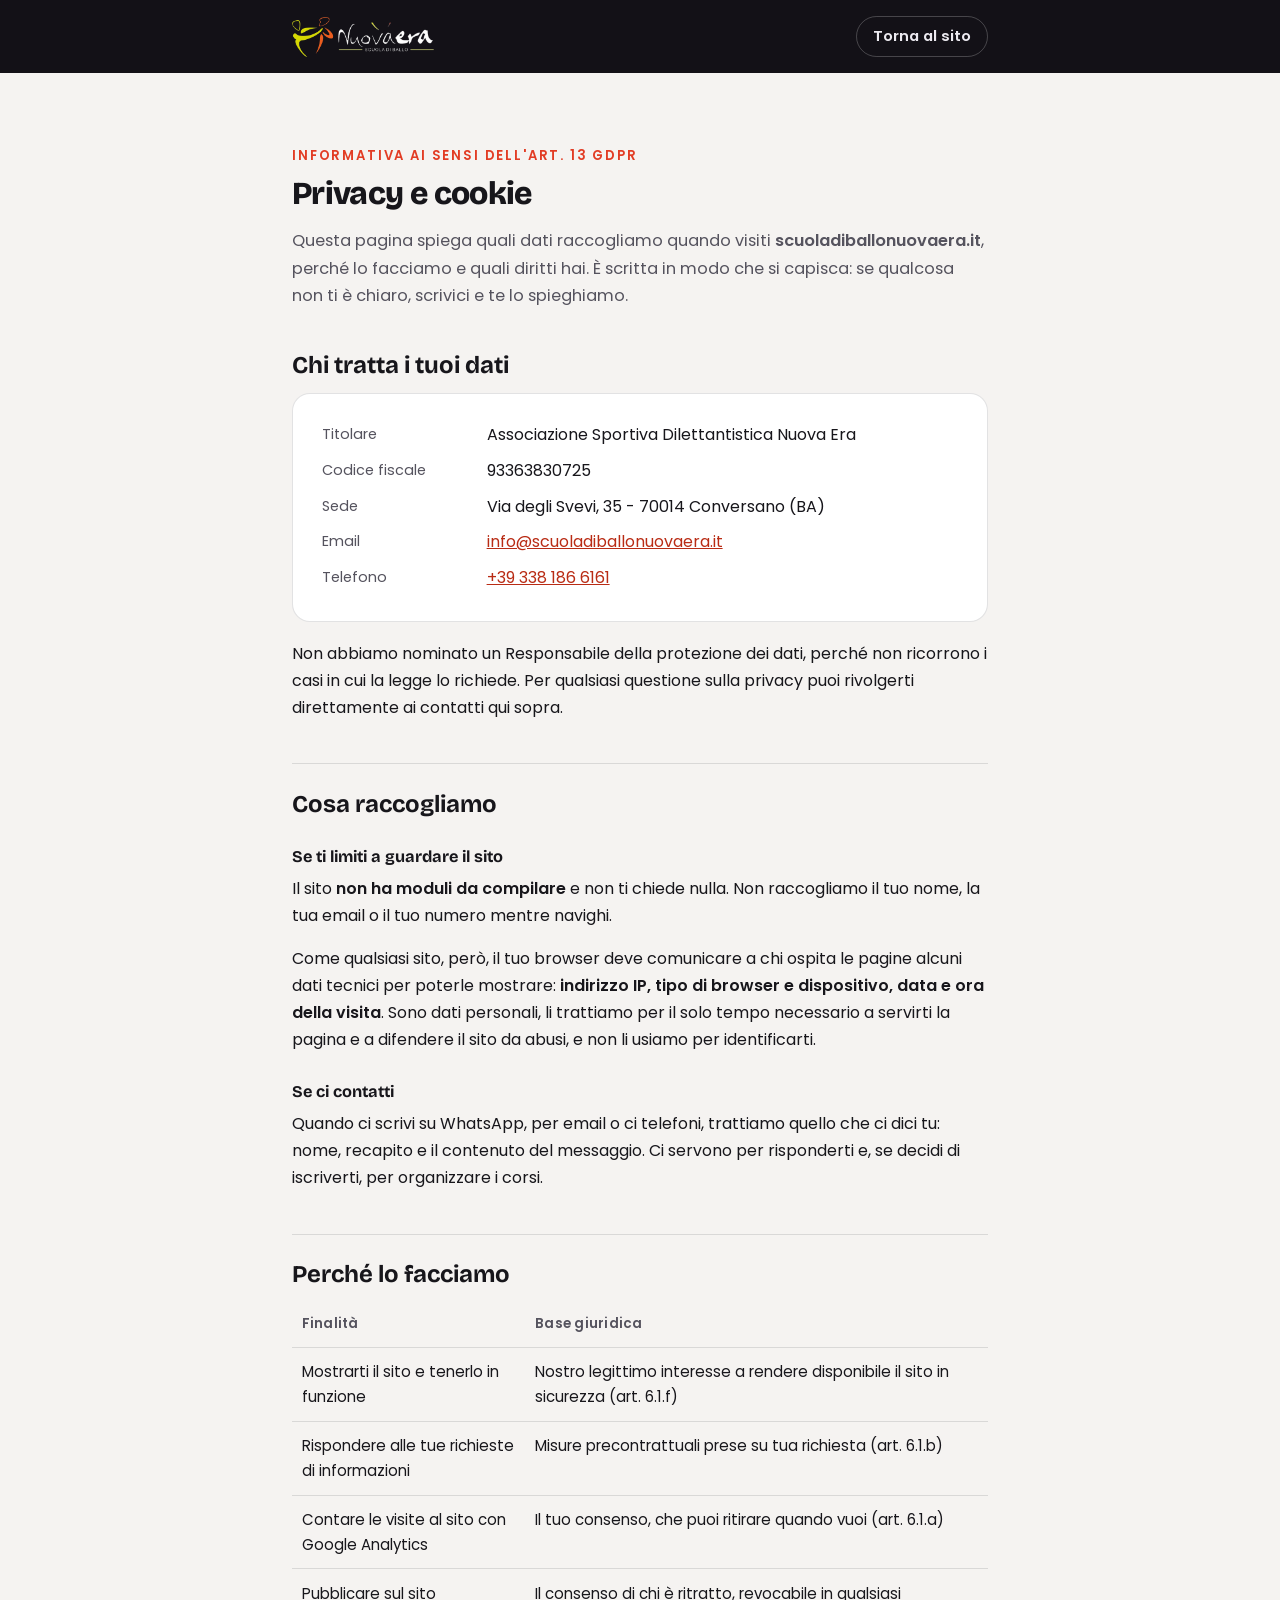
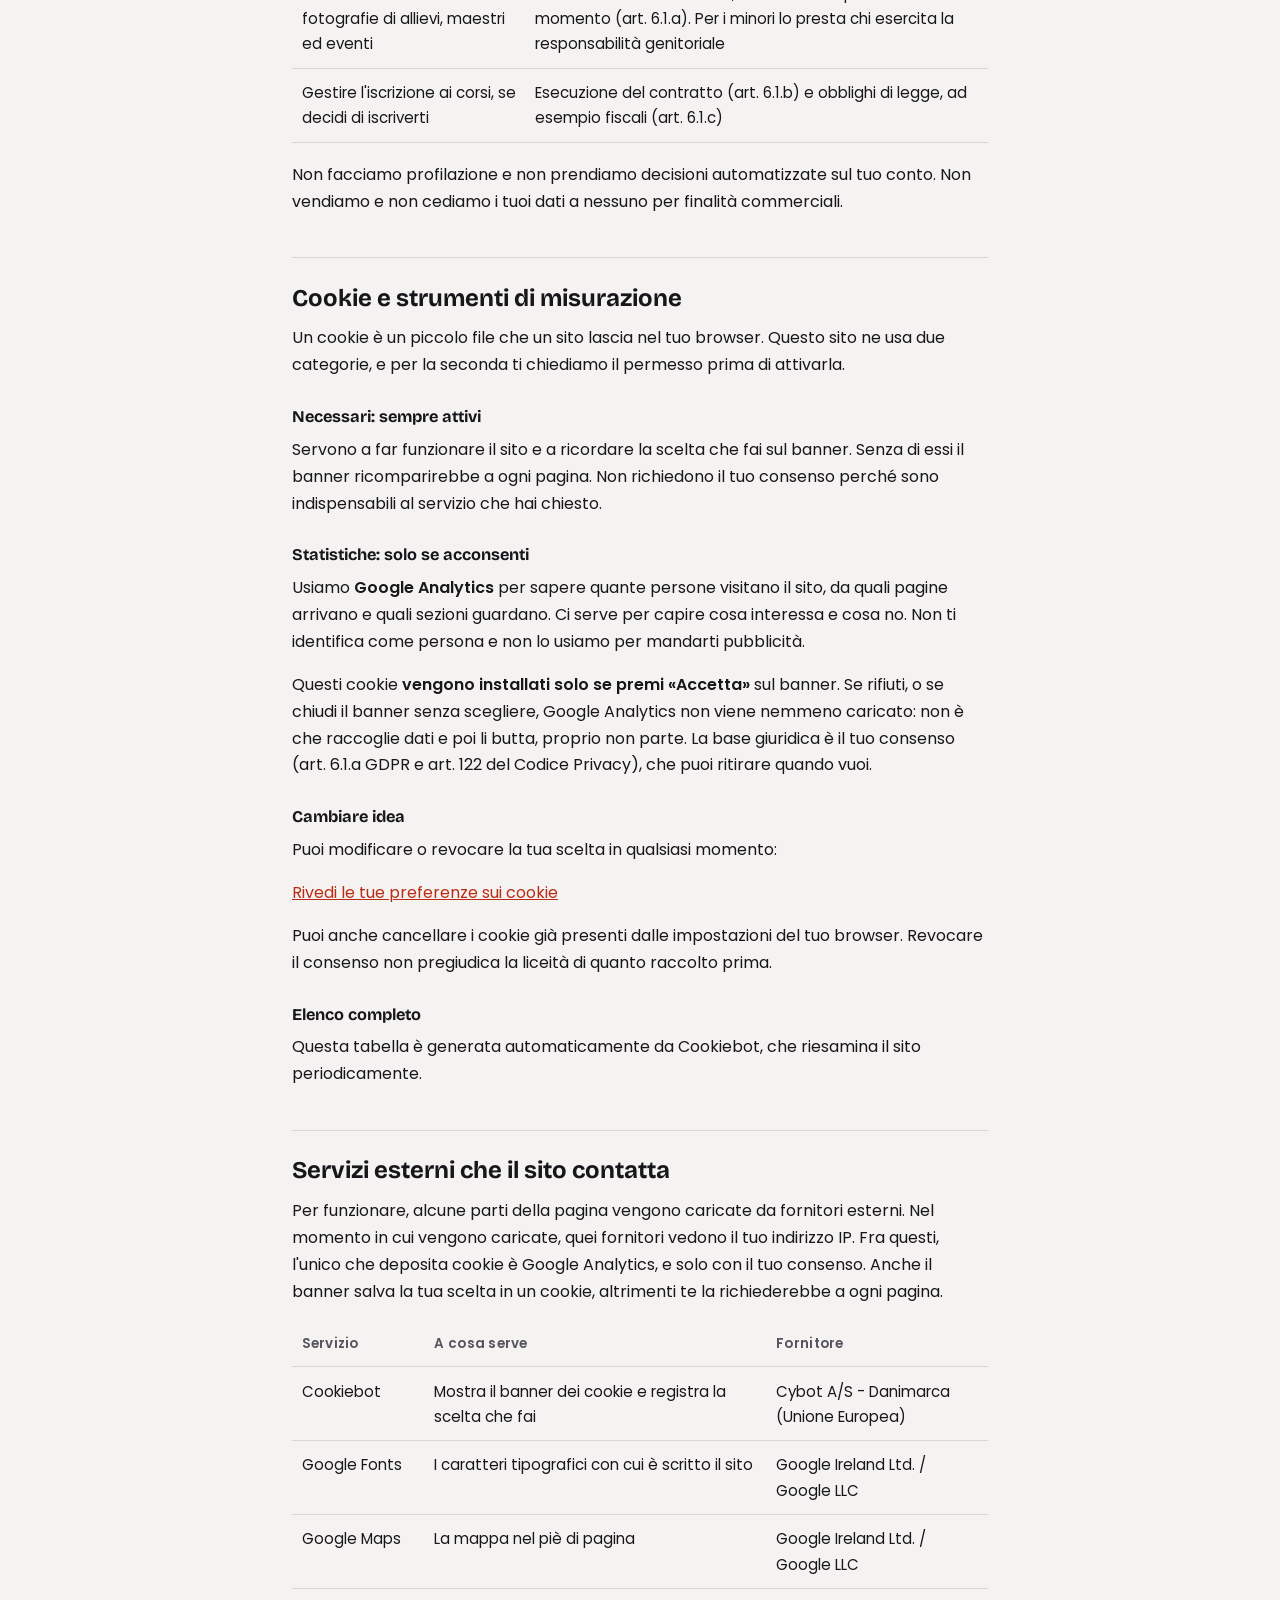
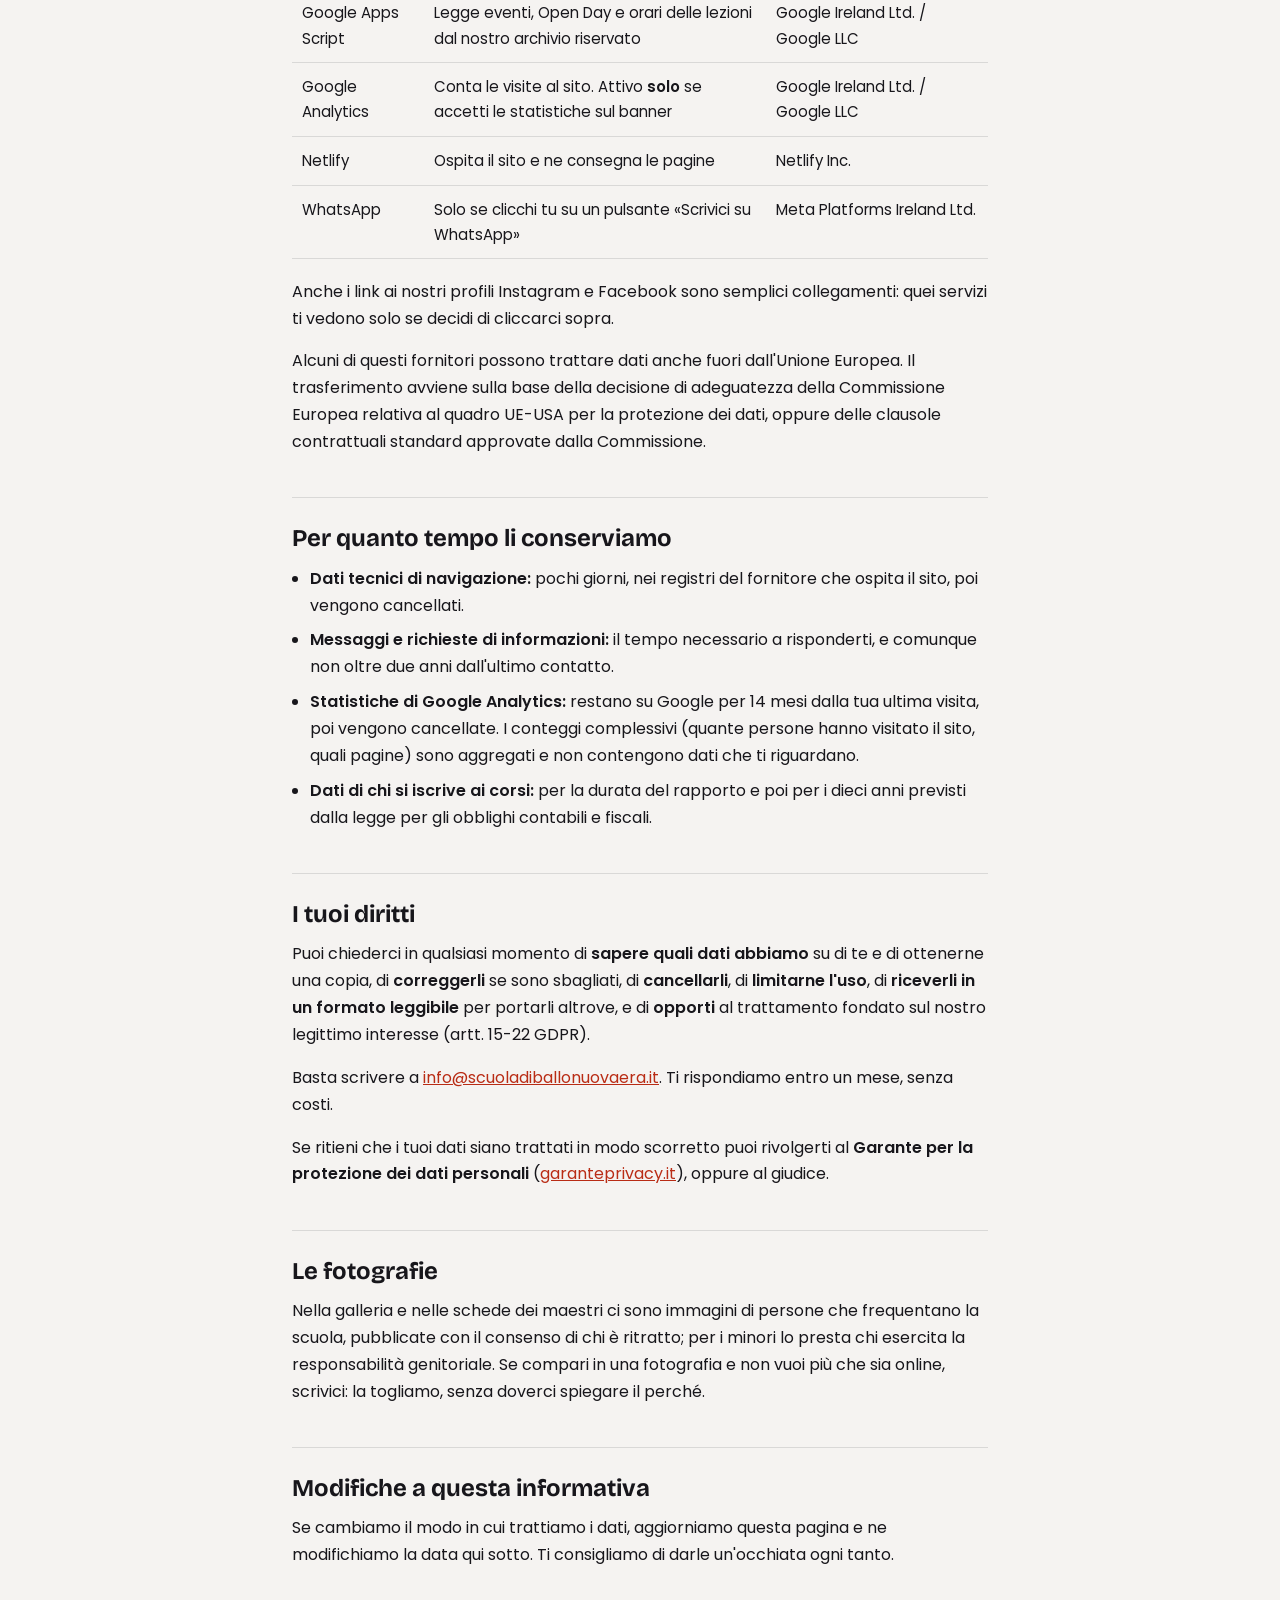
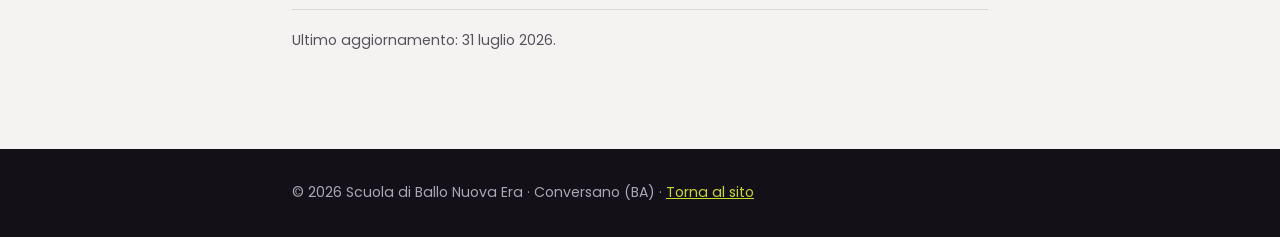
<file: privacy.html>
<!doctype html>
<html lang="it">
<head>
<meta charset="utf-8">
<meta name="viewport" content="width=device-width, initial-scale=1">
<!-- Cookiebot: DEVE restare il primo script della pagina. Con blockingmode="auto"
     intercetta gli altri script prima che partano, quindi se lo si sposta piu' in
     basso quelli sopra sfuggono al consenso. -->
<script id="Cookiebot" src="https://consent.cookiebot.com/uc.js" data-cbid="37f9237b-da3d-4e2b-9f1a-f76866b8e7bd" data-blockingmode="auto" data-culture="IT" type="text/javascript"></script>

<title>Privacy e cookie &middot; Scuola di Ballo Nuova Era</title>
<meta name="description" content="Informativa sul trattamento dei dati personali del sito della Scuola di Ballo Nuova Era, Conversano (BA).">
<link rel="canonical" href="https://scuoladiballonuovaera.it/privacy.html">
<link rel="icon" href="assets/img/favicon.png" type="image/png">
<link rel="preconnect" href="https://fonts.googleapis.com">
<link rel="preconnect" href="https://fonts.gstatic.com" crossorigin>
<link href="https://fonts.googleapis.com/css2?family=Bricolage+Grotesque:opsz,wght@12..96,700;12..96,800&family=Poppins:wght@400;500;600&display=swap" rel="stylesheet">
<style>
  *{margin:0;padding:0;box-sizing:border-box}
  html{scroll-behavior:smooth}
  body{font-family:'Poppins',system-ui,sans-serif;background:#F5F3F1;color:#17161B;
    line-height:1.68;-webkit-font-smoothing:antialiased}
  .wrap{max-width:760px;margin:0 auto;padding:0 clamp(1.1rem,4vw,2rem)}

  .top{background:#131117;color:#ECEAF0;padding:1rem 0}
  .top .wrap{display:flex;align-items:center;justify-content:space-between;gap:1rem}
  .top img{height:40px;width:auto;display:block}
  .top a.home{color:#ECEAF0;text-decoration:none;font-weight:600;font-size:.92rem;
    border:1px solid rgba(255,255,255,.22);border-radius:100px;padding:.45rem 1rem;
    white-space:nowrap;transition:background .25s,border-color .25s}
  .top a.home:hover{background:#E23C24;border-color:#E23C24}

  main{padding:clamp(2.5rem,6vw,4.5rem) 0 clamp(3rem,7vw,5rem)}
  h1{font-family:'Bricolage Grotesque',system-ui,sans-serif;font-weight:800;
    font-size:clamp(2rem,1.4rem+2.4vw,3rem);line-height:1.08;letter-spacing:-.02em}
  .occhiello{color:#E23C24;font-weight:600;font-size:.82rem;letter-spacing:.14em;
    text-transform:uppercase;margin-bottom:.6rem}
  .sommario{color:#55535E;font-size:1.02rem;margin-top:1rem}
  h2{font-family:'Bricolage Grotesque',system-ui,sans-serif;font-weight:700;
    font-size:clamp(1.25rem,1.05rem+.7vw,1.55rem);line-height:1.2;
    margin:2.6rem 0 .8rem;padding-top:1.6rem;border-top:1px solid rgba(23,22,27,.12)}
  h2:first-of-type{border-top:0;padding-top:0}
  h3{font-family:'Bricolage Grotesque',system-ui,sans-serif;font-weight:700;
    font-size:1.02rem;margin:1.5rem 0 .4rem}
  p{margin-bottom:1rem}
  ul{margin:0 0 1rem 1.15rem}
  li{margin-bottom:.5rem}
  a{color:#B92C15}
  a:hover{text-decoration:none}
  strong{font-weight:600}

  .scheda{background:#FFFFFF;border:1px solid rgba(23,22,27,.12);border-radius:18px;
    padding:clamp(1.2rem,3vw,1.8rem);margin-bottom:1.2rem}
  .scheda p:last-child{margin-bottom:0}
  .dati{list-style:none;margin:0}
  .dati li{display:flex;flex-wrap:wrap;gap:.2rem .8rem;margin-bottom:.55rem}
  .dati li:last-child{margin-bottom:0}
  .dati span{flex:0 0 9.5rem;color:#55535E;font-size:.9rem}

  .avviso{background:#FFF;border-left:3px solid #C6D62E;border-radius:0 12px 12px 0;
    padding:1rem 1.2rem;margin-bottom:1.2rem;font-size:.96rem}

  table{width:100%;border-collapse:collapse;margin-bottom:1.2rem;font-size:.94rem}
  th,td{text-align:left;padding:.7rem .6rem;border-bottom:1px solid rgba(23,22,27,.12);
    vertical-align:top}
  th{font-weight:600;color:#55535E;font-size:.84rem;letter-spacing:.02em}
  .tabella-scorre{overflow-x:auto;-webkit-overflow-scrolling:touch}

  footer{background:#131117;color:#A9A5B4;padding:2rem 0;font-size:.88rem}
  footer a{color:#C6D62E}
  .aggiornata{color:#55535E;font-size:.88rem;margin-top:2.5rem;
    padding-top:1.2rem;border-top:1px solid rgba(23,22,27,.12)}
</style>
</head>
<body>

<div class="top">
  <div class="wrap">
    <img src="assets/img/logo-horizontal.png" alt="Nuova Era Scuola di Ballo" width="926" height="260">
    <a class="home" href="/">Torna al sito</a>
  </div>
</div>

<main>
  <div class="wrap">

    <p class="occhiello">Informativa ai sensi dell'art. 13 GDPR</p>
    <h1>Privacy e cookie</h1>
    <p class="sommario">Questa pagina spiega quali dati raccogliamo quando visiti
      <strong>scuoladiballonuovaera.it</strong>, perché lo facciamo e quali diritti hai.
      È scritta in modo che si capisca: se qualcosa non ti è chiaro, scrivici e te lo spieghiamo.</p>

    <h2>Chi tratta i tuoi dati</h2>
    <div class="scheda">
      <ul class="dati">
        <li><span>Titolare</span> Associazione Sportiva Dilettantistica Nuova Era</li>
        <li><span>Codice fiscale</span> 93363830725</li>
        <li><span>Sede</span> Via degli Svevi, 35 - 70014 Conversano (BA)</li>
        <li><span>Email</span> <a href="mailto:info@scuoladiballonuovaera.it">info@scuoladiballonuovaera.it</a></li>
        <li><span>Telefono</span> <a href="tel:+393381866161">+39 338 186 6161</a></li>
      </ul>
    </div>
    <p>Non abbiamo nominato un Responsabile della protezione dei dati, perché non
      ricorrono i casi in cui la legge lo richiede. Per qualsiasi questione sulla privacy
      puoi rivolgerti direttamente ai contatti qui sopra.</p>

    <h2>Cosa raccogliamo</h2>

    <h3>Se ti limiti a guardare il sito</h3>
    <p>Il sito <strong>non ha moduli da compilare</strong> e non ti chiede nulla. Non
      raccogliamo il tuo nome, la tua email o il tuo numero mentre navighi.</p>
    <p>Come qualsiasi sito, però, il tuo browser deve comunicare a chi ospita le pagine
      alcuni dati tecnici per poterle mostrare: <strong>indirizzo IP, tipo di browser e
      dispositivo, data e ora della visita</strong>. Sono dati personali, li trattiamo per
      il solo tempo necessario a servirti la pagina e a difendere il sito da abusi, e non
      li usiamo per identificarti.</p>

    <h3>Se ci contatti</h3>
    <p>Quando ci scrivi su WhatsApp, per email o ci telefoni, trattiamo quello che ci dici
      tu: nome, recapito e il contenuto del messaggio. Ci servono per risponderti e, se
      decidi di iscriverti, per organizzare i corsi.</p>

    <h2>Perché lo facciamo</h2>
    <div class="tabella-scorre">
      <table>
        <thead>
          <tr><th>Finalità</th><th>Base giuridica</th></tr>
        </thead>
        <tbody>
          <tr>
            <td>Mostrarti il sito e tenerlo in funzione</td>
            <td>Nostro legittimo interesse a rendere disponibile il sito in sicurezza (art. 6.1.f)</td>
          </tr>
          <tr>
            <td>Rispondere alle tue richieste di informazioni</td>
            <td>Misure precontrattuali prese su tua richiesta (art. 6.1.b)</td>
          </tr>
          <tr>
            <td>Contare le visite al sito con Google Analytics</td>
            <td>Il tuo consenso, che puoi ritirare quando vuoi (art. 6.1.a)</td>
          </tr>
          <tr>
            <td>Pubblicare sul sito fotografie di allievi, maestri ed eventi</td>
            <td>Il consenso di chi &egrave; ritratto, revocabile in qualsiasi momento (art. 6.1.a). Per i minori lo presta chi esercita la responsabilit&agrave; genitoriale</td>
          </tr>
          <tr>
            <td>Gestire l'iscrizione ai corsi, se decidi di iscriverti</td>
            <td>Esecuzione del contratto (art. 6.1.b) e obblighi di legge, ad esempio fiscali (art. 6.1.c)</td>
          </tr>
        </tbody>
      </table>
    </div>
    <p>Non facciamo profilazione e non prendiamo decisioni automatizzate sul tuo conto.
      Non vendiamo e non cediamo i tuoi dati a nessuno per finalità commerciali.</p>

    <h2>Cookie e strumenti di misurazione</h2>
    <p>Un cookie è un piccolo file che un sito lascia nel tuo browser. Questo sito ne usa
      due categorie, e per la seconda ti chiediamo il permesso prima di attivarla.</p>

    <h3>Necessari: sempre attivi</h3>
    <p>Servono a far funzionare il sito e a ricordare la scelta che fai sul banner. Senza
      di essi il banner ricomparirebbe a ogni pagina. Non richiedono il tuo consenso
      perché sono indispensabili al servizio che hai chiesto.</p>

    <h3>Statistiche: solo se acconsenti</h3>
    <p>Usiamo <strong>Google Analytics</strong> per sapere quante persone visitano il sito,
      da quali pagine arrivano e quali sezioni guardano. Ci serve per capire cosa
      interessa e cosa no. Non ti identifica come persona e non lo usiamo per mandarti
      pubblicità.</p>
    <p>Questi cookie <strong>vengono installati solo se premi &laquo;Accetta&raquo;</strong>
      sul banner. Se rifiuti, o se chiudi il banner senza scegliere, Google Analytics non
      viene nemmeno caricato: non è che raccoglie dati e poi li butta, proprio non parte.
      La base giuridica è il tuo consenso (art. 6.1.a GDPR e art. 122 del Codice Privacy),
      che puoi ritirare quando vuoi.</p>

    <h3>Cambiare idea</h3>
    <p>Puoi modificare o revocare la tua scelta in qualsiasi momento:</p>
    <p><a href="javascript:Cookiebot.renew()">Rivedi le tue preferenze sui cookie</a></p>
    <p>Puoi anche cancellare i cookie già presenti dalle impostazioni del tuo browser.
      Revocare il consenso non pregiudica la liceità di quanto raccolto prima.</p>

    <h3>Elenco completo</h3>
    <p>Questa tabella è generata automaticamente da Cookiebot, che riesamina il sito
      periodicamente.</p>
    <script id="CookieDeclaration" src="https://consent.cookiebot.com/37f9237b-da3d-4e2b-9f1a-f76866b8e7bd/cd.js" type="text/javascript" data-culture="IT" async></script>

    <h2>Servizi esterni che il sito contatta</h2>
    <p>Per funzionare, alcune parti della pagina vengono caricate da fornitori esterni.
      Nel momento in cui vengono caricate, quei fornitori vedono il tuo indirizzo IP.
      Fra questi, l'unico che deposita cookie è Google Analytics, e solo con il tuo
      consenso. Anche il banner salva la tua scelta in un cookie, altrimenti te la
      richiederebbe a ogni pagina.</p>
    <div class="tabella-scorre">
      <table>
        <thead>
          <tr><th>Servizio</th><th>A cosa serve</th><th>Fornitore</th></tr>
        </thead>
        <tbody>
          <tr>
            <td>Cookiebot</td>
            <td>Mostra il banner dei cookie e registra la scelta che fai</td>
            <td>Cybot A/S - Danimarca (Unione Europea)</td>
          </tr>
          <tr>
            <td>Google Fonts</td>
            <td>I caratteri tipografici con cui è scritto il sito</td>
            <td>Google Ireland Ltd. / Google LLC</td>
          </tr>
          <tr>
            <td>Google Maps</td>
            <td>La mappa nel pi&egrave; di pagina</td>
            <td>Google Ireland Ltd. / Google LLC</td>
          </tr>
          <tr>
            <td>Google Apps Script</td>
            <td>Legge eventi, Open Day e orari delle lezioni dal nostro archivio riservato</td>
            <td>Google Ireland Ltd. / Google LLC</td>
          </tr>
          <tr>
            <td>Google Analytics</td>
            <td>Conta le visite al sito. Attivo <strong>solo</strong> se accetti le statistiche sul banner</td>
            <td>Google Ireland Ltd. / Google LLC</td>
          </tr>
          <tr>
            <td>Netlify</td>
            <td>Ospita il sito e ne consegna le pagine</td>
            <td>Netlify Inc.</td>
          </tr>
          <tr>
            <td>WhatsApp</td>
            <td>Solo se clicchi tu su un pulsante &laquo;Scrivici su WhatsApp&raquo;</td>
            <td>Meta Platforms Ireland Ltd.</td>
          </tr>
        </tbody>
      </table>
    </div>
    <p>Anche i link ai nostri profili Instagram e Facebook sono semplici collegamenti:
      quei servizi ti vedono solo se decidi di cliccarci sopra.</p>
    <p>Alcuni di questi fornitori possono trattare dati anche fuori dall'Unione Europea.
      Il trasferimento avviene sulla base della decisione di adeguatezza della Commissione
      Europea relativa al quadro UE-USA per la protezione dei dati, oppure delle clausole
      contrattuali standard approvate dalla Commissione.</p>

    <h2>Per quanto tempo li conserviamo</h2>
    <ul>
      <li><strong>Dati tecnici di navigazione:</strong> pochi giorni, nei registri del
        fornitore che ospita il sito, poi vengono cancellati.</li>
      <li><strong>Messaggi e richieste di informazioni:</strong> il tempo necessario a
        risponderti, e comunque non oltre due anni dall'ultimo contatto.</li>
      <li><strong>Statistiche di Google Analytics:</strong> restano su Google per 14 mesi
        dalla tua ultima visita, poi vengono cancellate. I conteggi complessivi (quante
        persone hanno visitato il sito, quali pagine) sono aggregati e non contengono
        dati che ti riguardano.</li>
      <li><strong>Dati di chi si iscrive ai corsi:</strong> per la durata del rapporto e
        poi per i dieci anni previsti dalla legge per gli obblighi contabili e fiscali.</li>
    </ul>

    <h2>I tuoi diritti</h2>
    <p>Puoi chiederci in qualsiasi momento di <strong>sapere quali dati abbiamo</strong> su
      di te e di ottenerne una copia, di <strong>correggerli</strong> se sono sbagliati, di
      <strong>cancellarli</strong>, di <strong>limitarne l'uso</strong>, di
      <strong>riceverli in un formato leggibile</strong> per portarli altrove, e di
      <strong>opporti</strong> al trattamento fondato sul nostro legittimo interesse
      (artt. 15-22 GDPR).</p>
    <p>Basta scrivere a <a href="mailto:info@scuoladiballonuovaera.it">info@scuoladiballonuovaera.it</a>.
      Ti rispondiamo entro un mese, senza costi.</p>
    <p>Se ritieni che i tuoi dati siano trattati in modo scorretto puoi rivolgerti al
      <strong>Garante per la protezione dei dati personali</strong>
      (<a href="https://www.garanteprivacy.it" target="_blank" rel="noopener">garanteprivacy.it</a>),
      oppure al giudice.</p>

    <h2>Le fotografie</h2>
    <p>Nella galleria e nelle schede dei maestri ci sono immagini di persone che
      frequentano la scuola, pubblicate con il consenso di chi è ritratto; per i minori
      lo presta chi esercita la responsabilità genitoriale. Se compari in una fotografia
      e non vuoi più che sia online, scrivici: la togliamo, senza doverci spiegare il
      perché.</p>

    <h2>Modifiche a questa informativa</h2>
    <p>Se cambiamo il modo in cui trattiamo i dati, aggiorniamo questa pagina e ne
      modifichiamo la data qui sotto. Ti consigliamo di darle un'occhiata ogni tanto.</p>

    <p class="aggiornata">Ultimo aggiornamento: 31 luglio 2026.</p>

  </div>
</main>

<footer>
  <div class="wrap">
    &copy; <span id="anno">2026</span> Scuola di Ballo Nuova Era &middot; Conversano (BA)
    &middot; <a href="/">Torna al sito</a>
  </div>
</footer>

<script>document.getElementById('anno').textContent = new Date().getFullYear();</script>

</body>
</html>
</file>
